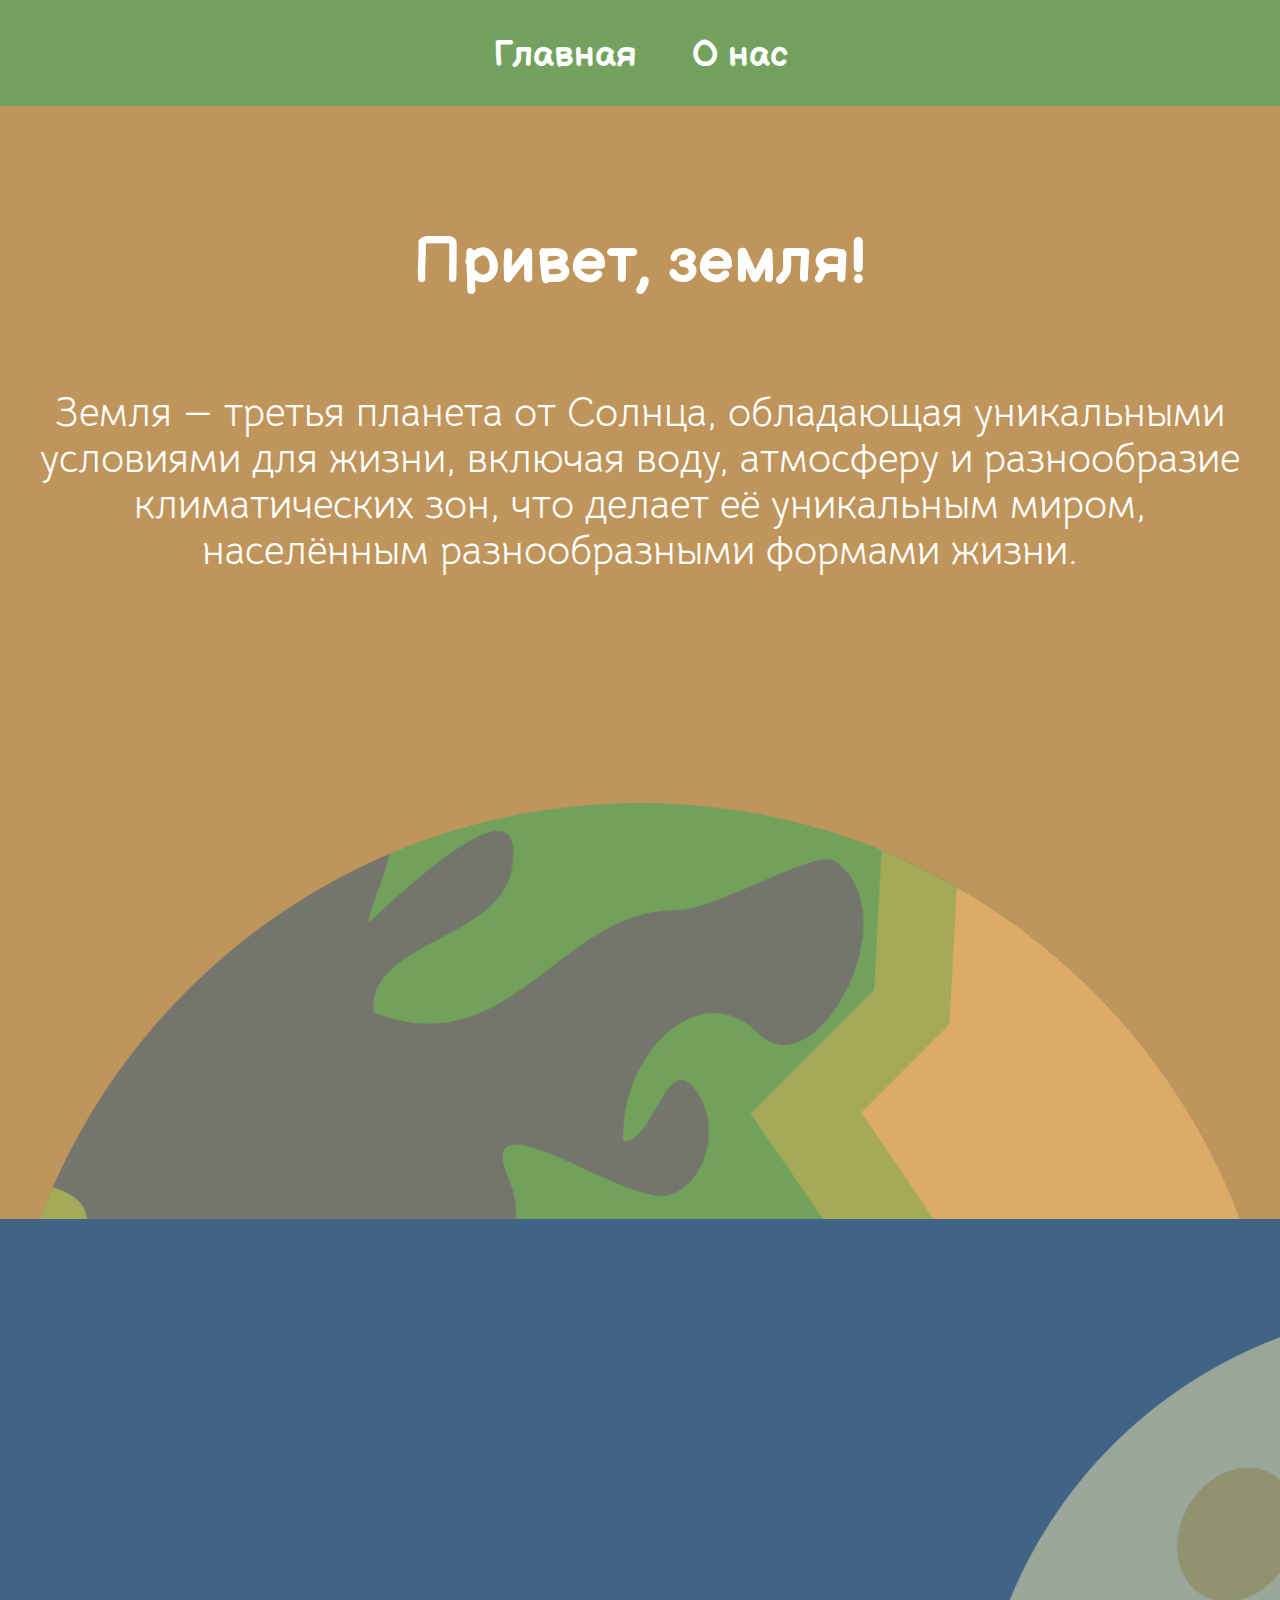
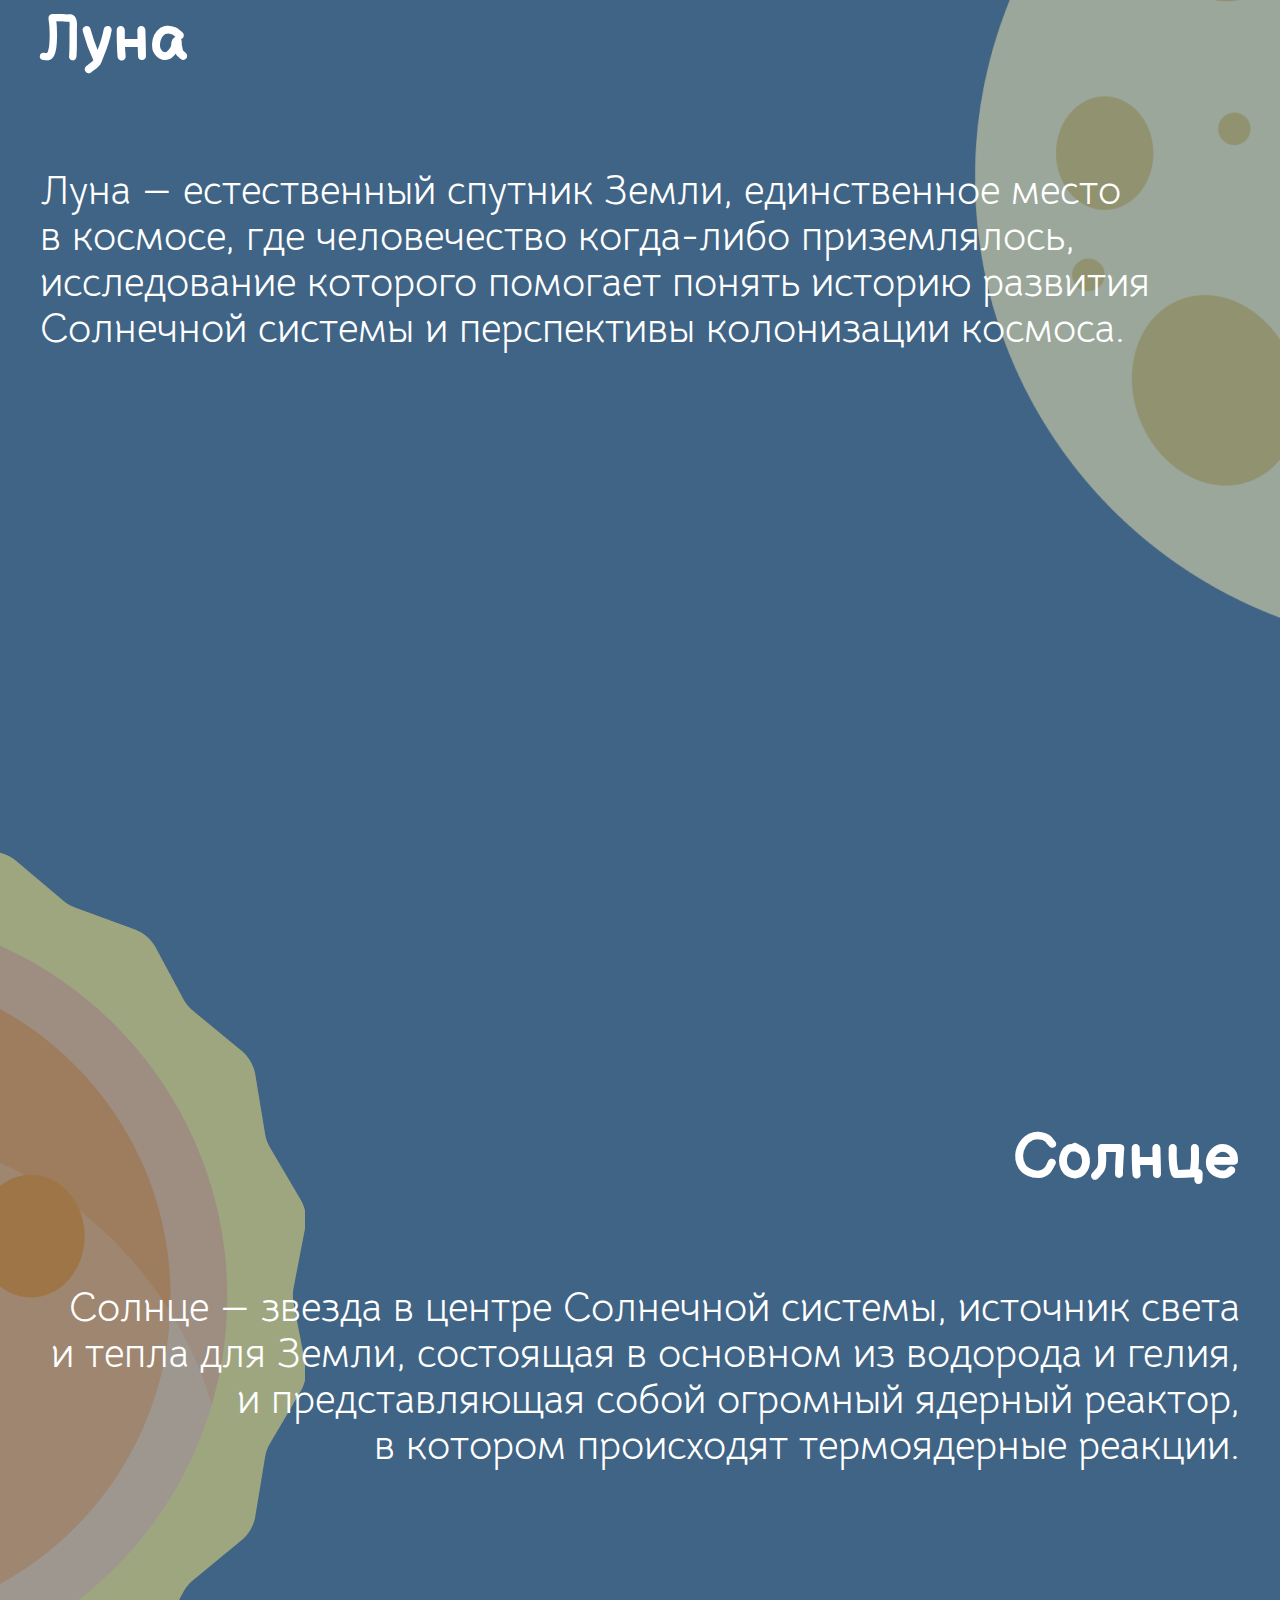
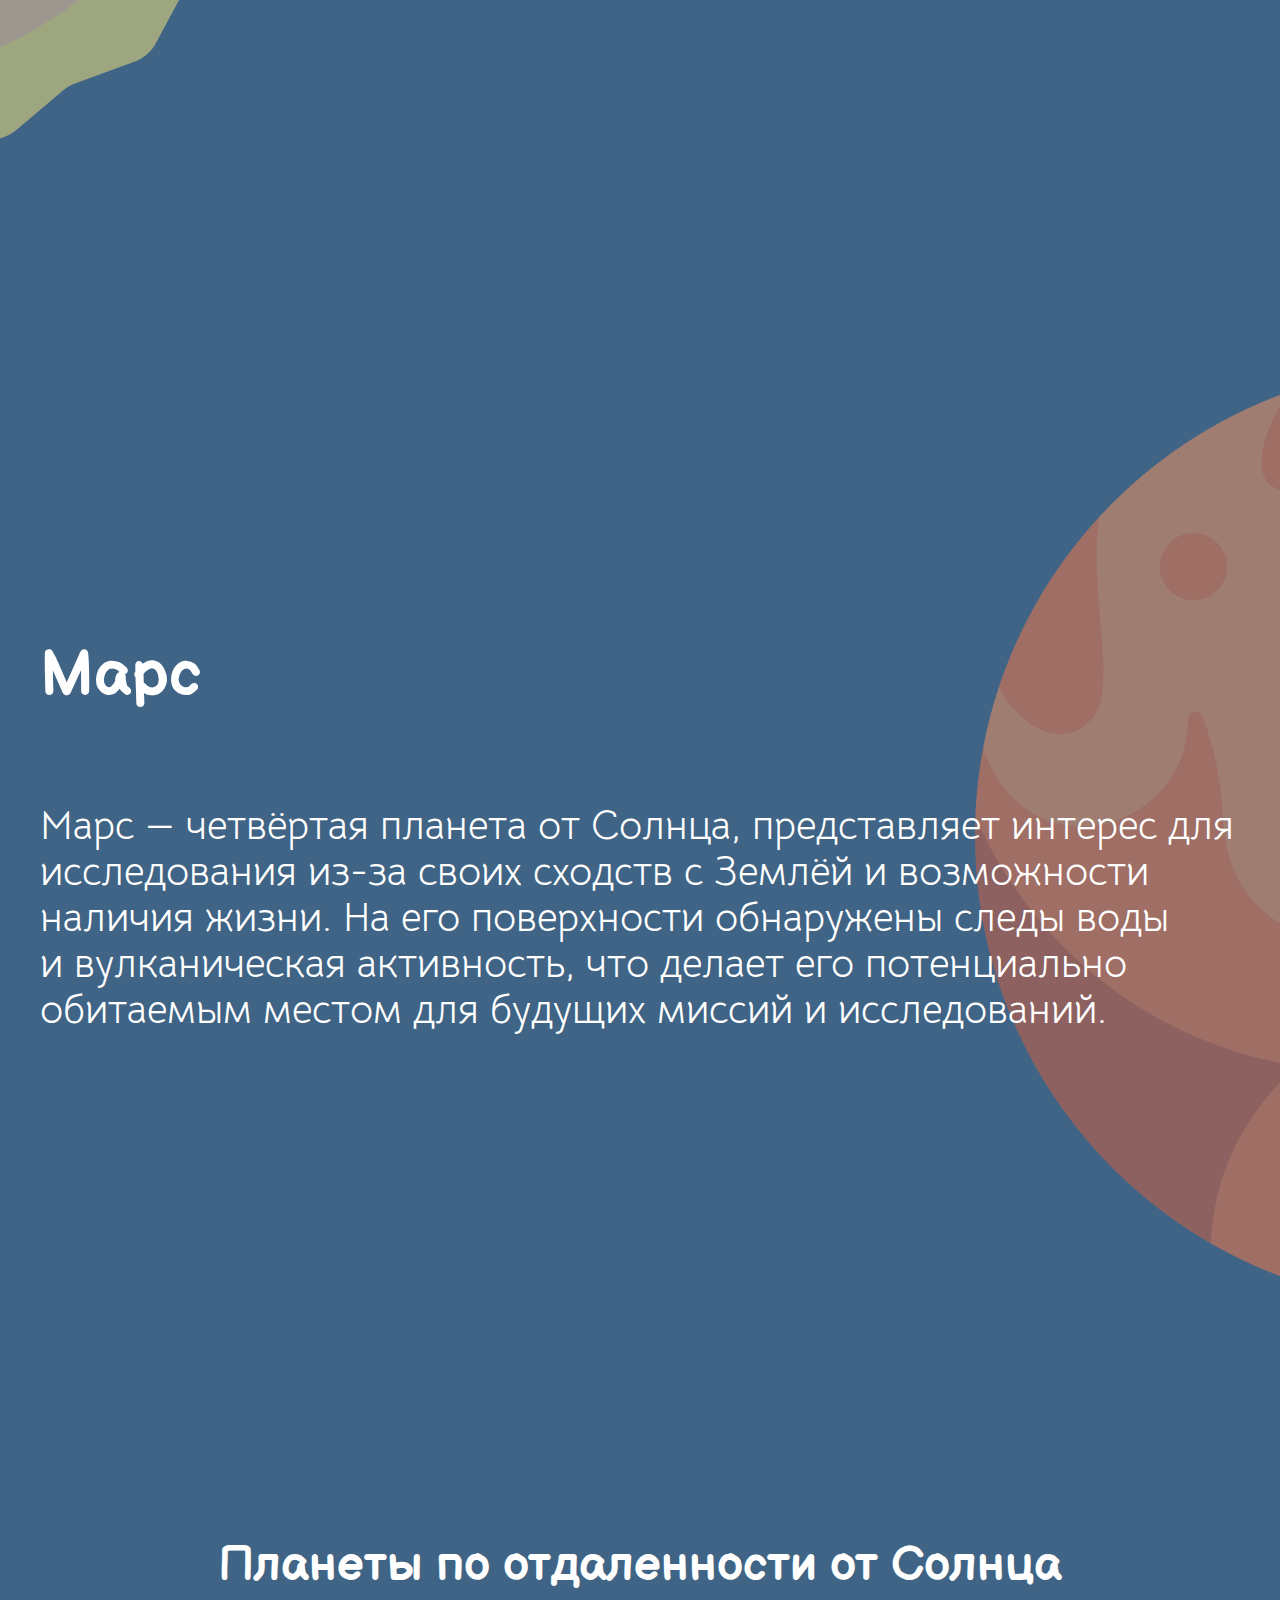
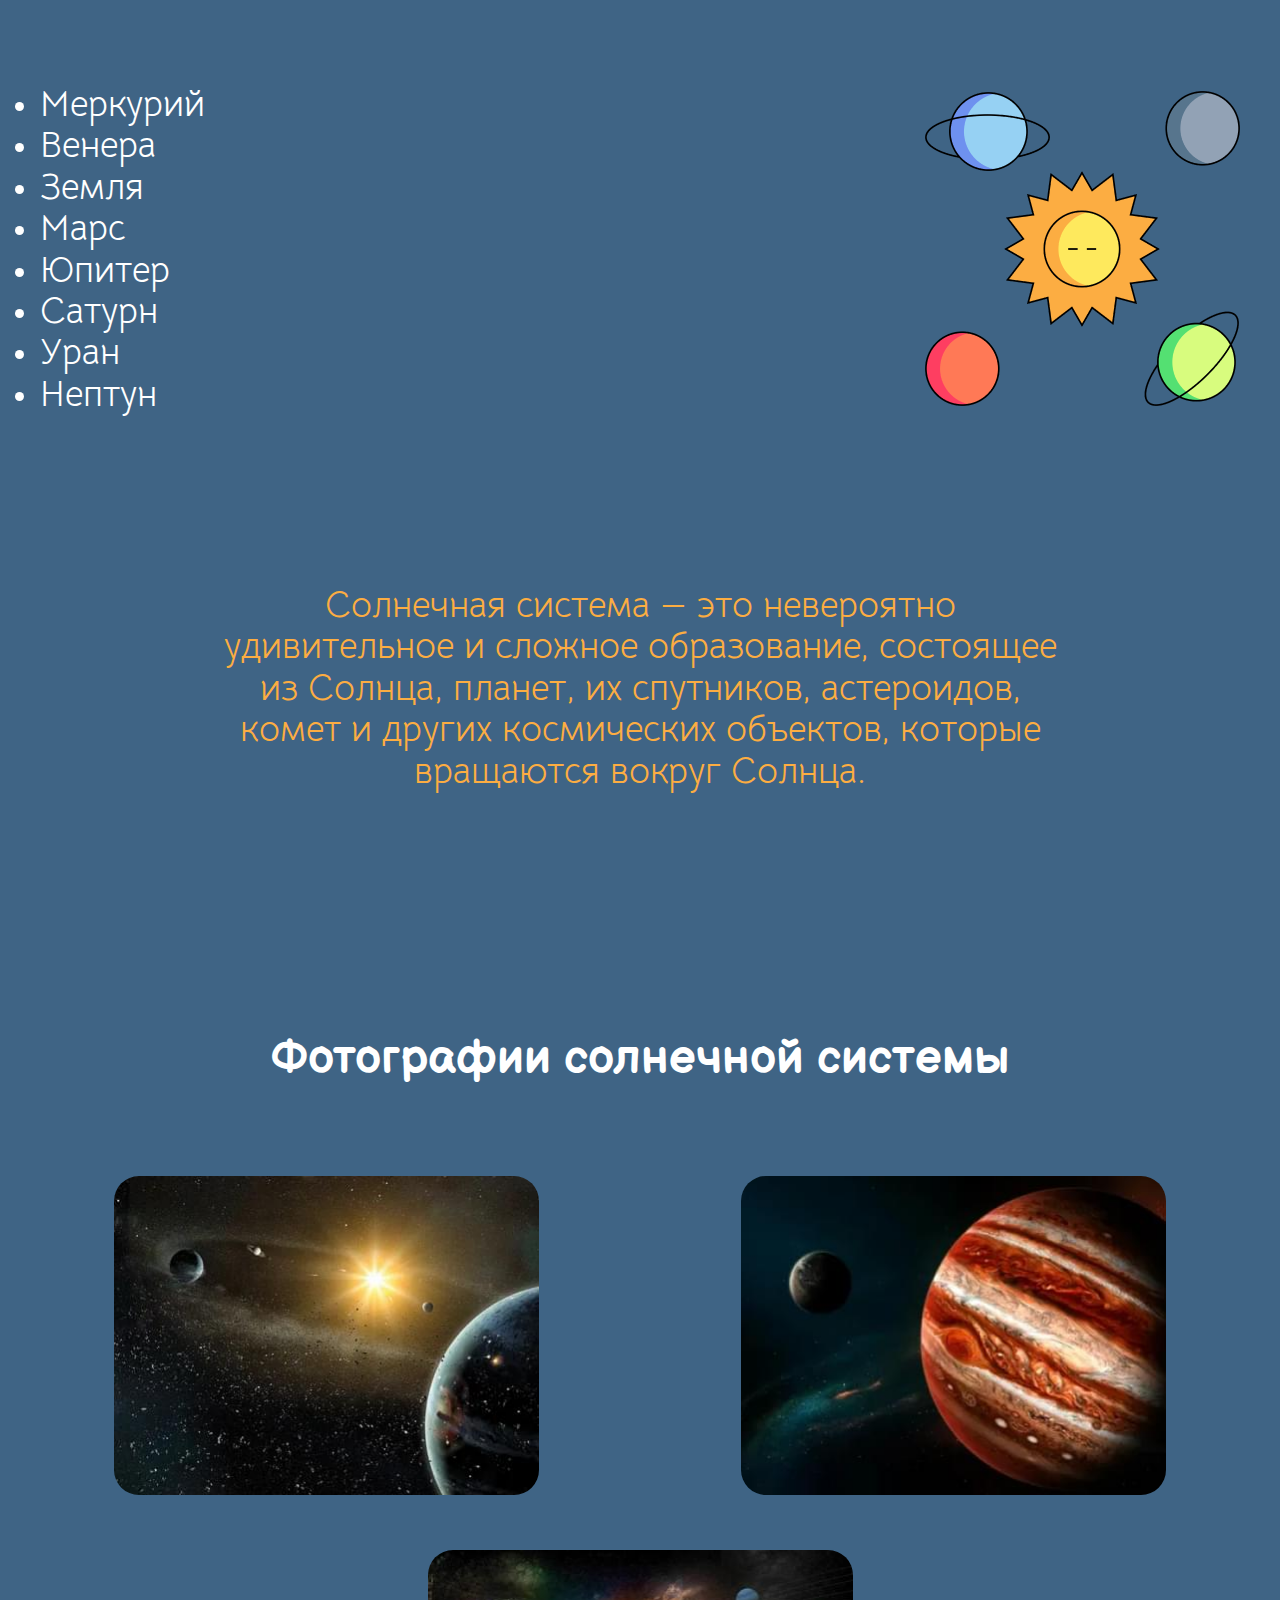
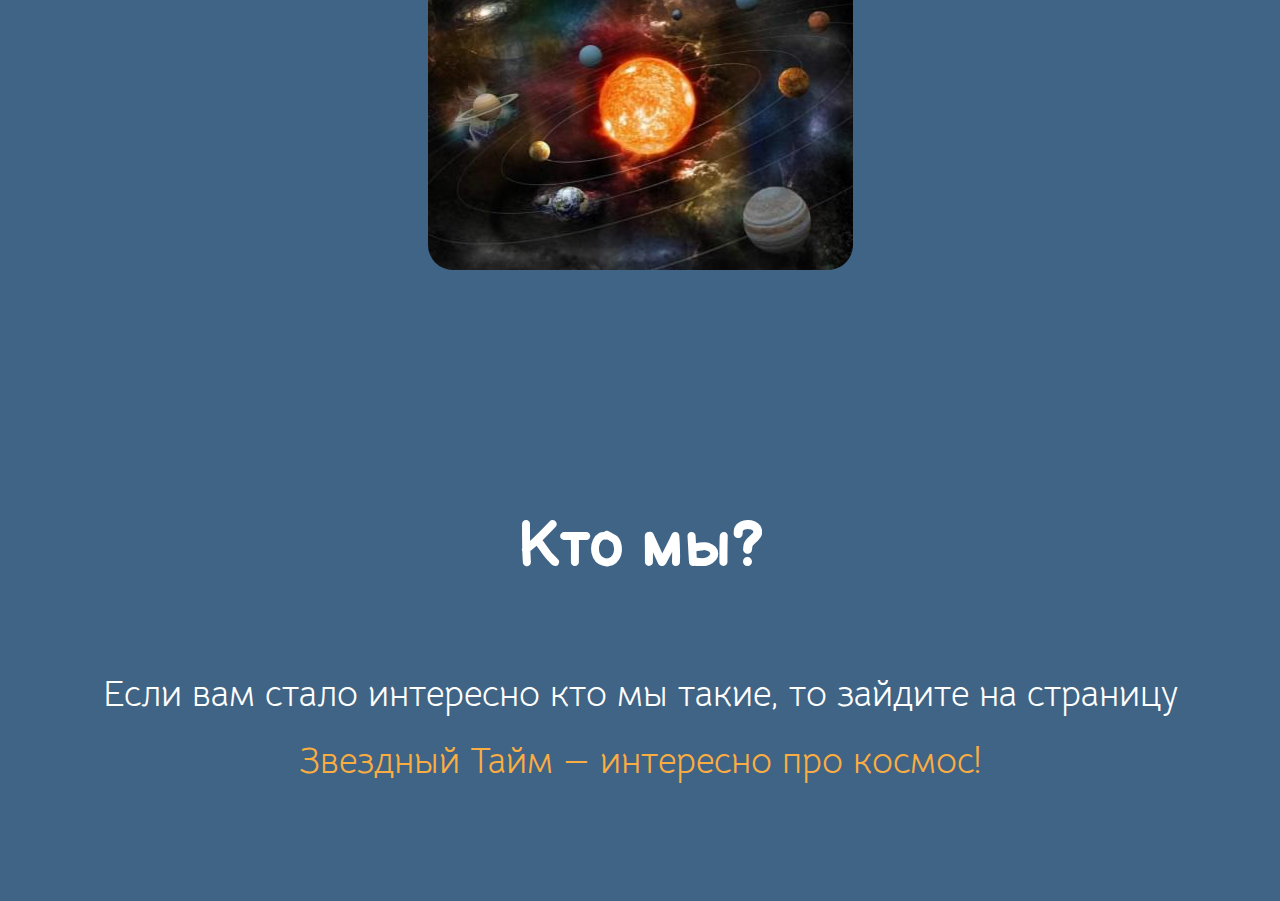
<file: index.html>
<!DOCTYPE html><html lang="ru"><head><meta charset="UTF-8"><meta name="viewport" content="width=device-width,initial-scale=1"><link type="image/png" href="favicon/favicon.svg" rel="shortcut icon"><meta http-equiv="X-UA-Compatible" content="ie=edge"><meta name="theme-color" content="#111111"><title>Звёздный тайм</title><link href="css/styles.min.css" rel="stylesheet"></head><body><div class="site-container"><section class="header"><div class="container"><nav class="header__menu"><ul class="header__menu-list list-reset"><li class="header__menu-item"><a class="header__menu-link link-reset" href="index.html" data-goto=".section-1">Главная</a></li><li class="header__menu-item"><a class="header__menu-link link-reset" href="info.html" data-goto=".section-2">О нас</a></li></ul></nav></div></section><main class="main"><section class="hero"><div class="container"><h1 class="hero__title title">Привет, земля!</h1><p class="hero__text">Земля — третья планета от Солнца, обладающая уникальными условиями для жизни, включая воду, атмосферу и разнообразие климатических зон, что делает её уникальным миром, населённым разнообразными формами жизни.</p></div></section><section class="moon section"><div class="container"><h2 class="moon__title title">Луна</h2><p class="moon__text text">Луна — естественный спутник Земли, единственное место в космосе, где человечество когда-либо приземлялось, исследование которого помогает понять историю развития Солнечной системы и перспективы колонизации космоса.</p></div></section><section class="sun section"><div class="container"><h2 class="sun__title title title--right">Солнце</h2><p class="sun__text text text--right">Солнце — звезда в центре Солнечной системы, источник света и тепла для Земли, состоящая в основном из водорода и гелия, и представляющая собой огромный ядерный реактор, в котором происходят термоядерные реакции.</p></div></section><section class="mars section"><div class="container"><h2 class="mars__title title">Марс</h2><p class="mars__text text">Марс — четвёртая планета от Солнца, представляет интерес для исследования из-за своих сходств с Землёй и возможности наличия жизни. На его поверхности обнаружены следы воды и вулканическая активность, что делает его потенциально обитаемым местом для будущих миссий и исследований.</p></div></section><section class="distance section section--small-padding"><div class="container"><h2 class="distance__title title">Планеты по отдаленности от Солнца</h2><div class="distance__wrap"><ul class="distance__list list-reset"><li class="distance__list-item">Меркурий</li><li class="distance__list-item">Венера</li><li class="distance__list-item">Земля</li><li class="distance__list-item">Марс</li><li class="distance__list-item">Юпитер</li><li class="distance__list-item">Сатурн</li><li class="distance__list-item">Уран</li><li class="distance__list-item">Нептун</li></ul><img class="distance__img" src="img/distance/distance-img.png" alt="Планеты"></div><p class="distance__text text">Солнечная система — это невероятно удивительное и сложное образование, состоящее из Солнца, планет, их спутников, астероидов, комет и других космических объектов, которые вращаются вокруг Солнца.</p></div></section><section class="photos section--small-padding"><div class="container"><h2 class="photos__title title">Фотографии солнечной системы</h2><div class="photos__wrap"><img class="photos__img" src="img/photos/photos-img-1.jpg" alt="Солнечная система"> <img class="photos__img" src="img/photos/photos-img-2.jpg" alt="Солнечная система"> <img class="photos__img" src="img/photos/photos-img-3.jpg" alt="Солнечная система"></div></div></section><section class="info section--small-padding"><div class="container"><h2 class="info__title title">Кто мы?</h2><p class="info__text text">Если вам стало интересно кто мы такие, то зайдите на страницу</p><a class="info__link link link-reset" href="info.html">Звездный Тайм — интересно про космос!</a></div></section></main></div><script src="js/scripts.min.js"></script></body></html>
</file>
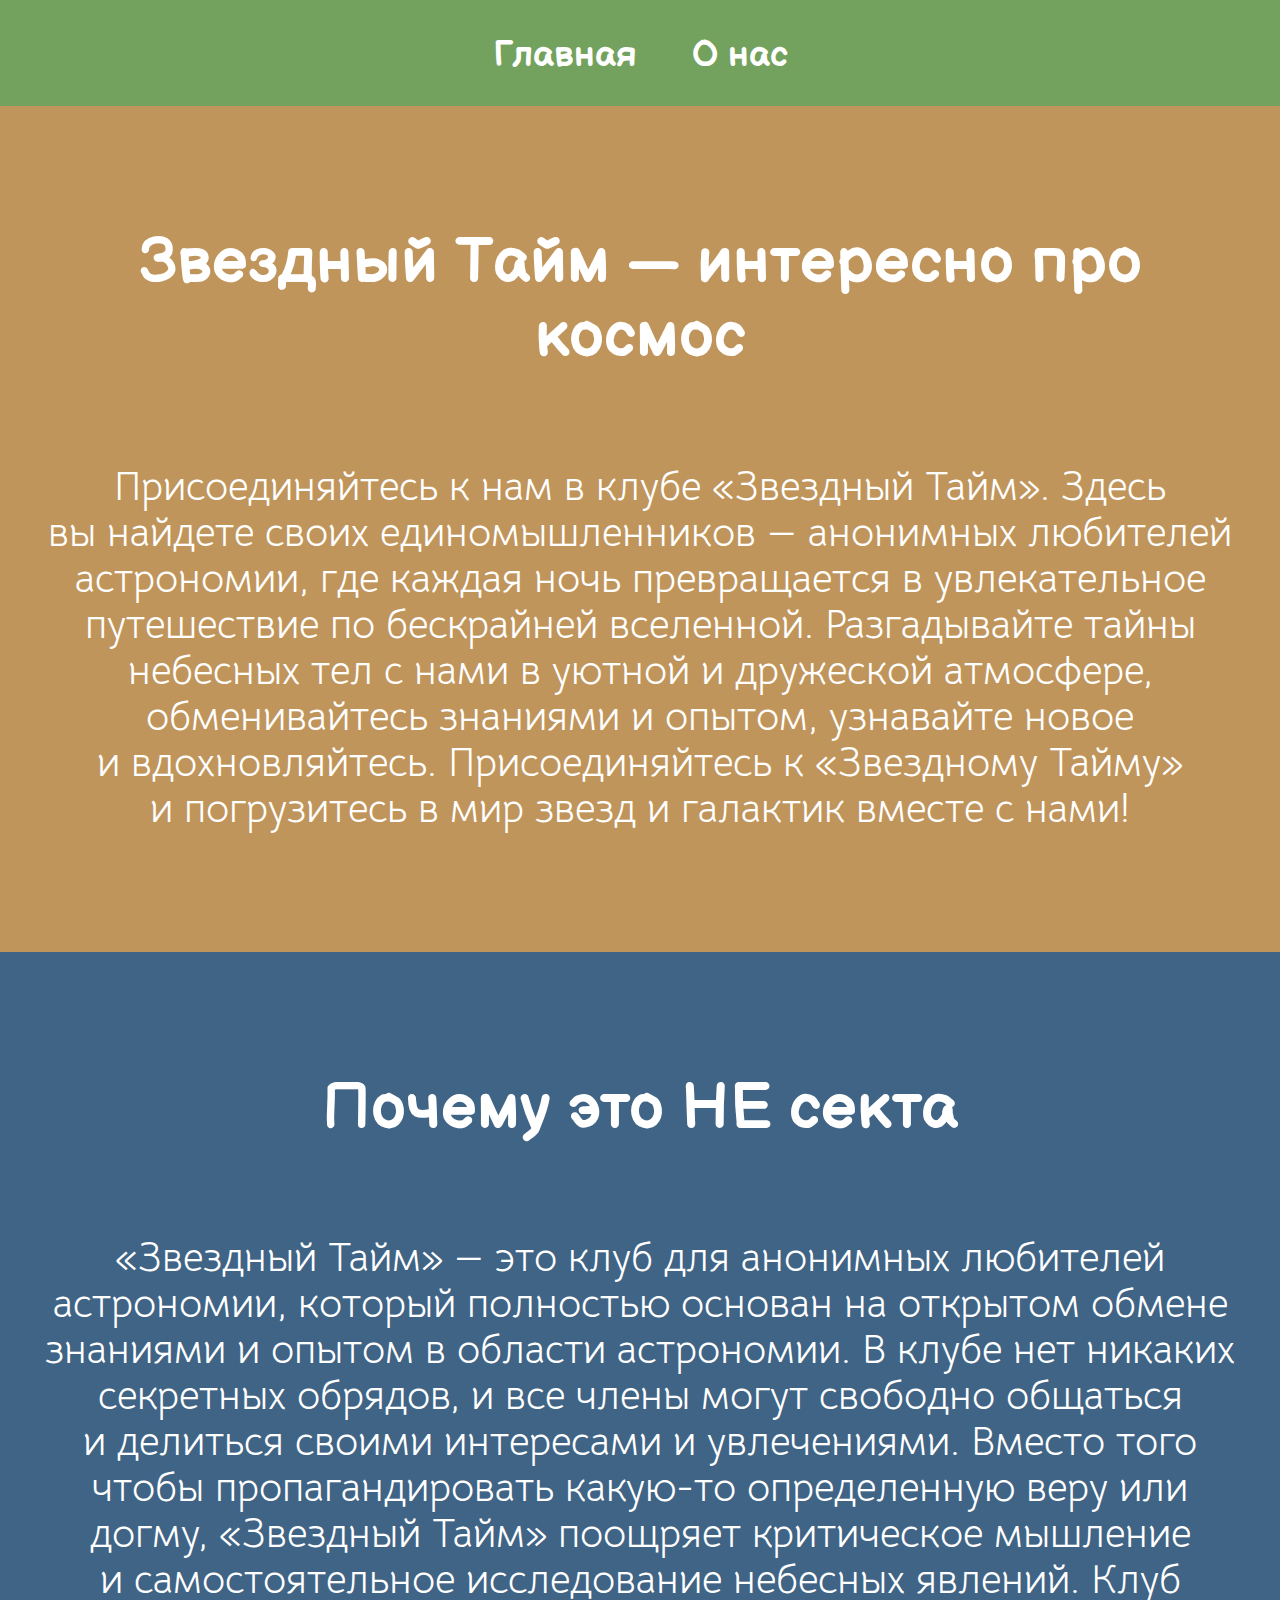
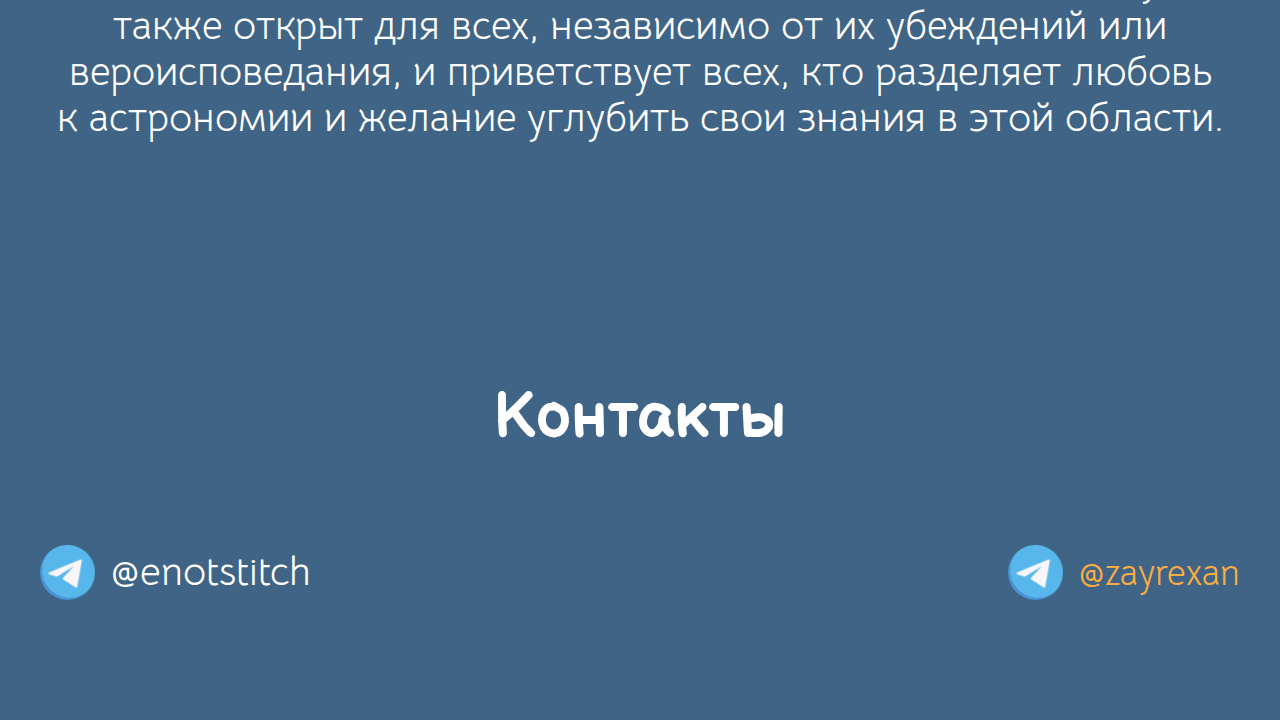
<file: info.html>
<!DOCTYPE html><html lang="ru"><head><meta charset="UTF-8"><meta name="viewport" content="width=device-width,initial-scale=1"><link type="image/png" href="favicon/favicon.svg" rel="shortcut icon"><meta http-equiv="X-UA-Compatible" content="ie=edge"><meta name="theme-color" content="#111111"><title>Звёздный тайм</title><link href="css/styles.min.css" rel="stylesheet"></head><body><div class="site-container"><section class="header"><div class="container"><nav class="header__menu"><ul class="header__menu-list list-reset"><li class="header__menu-item"><a class="header__menu-link link-reset" href="index.html" data-goto=".section-1">Главная</a></li><li class="header__menu-item"><a class="header__menu-link link-reset" href="info.html" data-goto=".section-2">О нас</a></li></ul></nav></div></section><main class="main"><section class="invitation section--small-padding"><div class="container"><h1 class="invitation__title title">Звездный Тайм — интересно про космос</h1><p class="invitation__text text">Присоединяйтесь к нам в клубе «Звездный Тайм». Здесь вы найдете своих единомышленников — анонимных любителей астрономии, где каждая ночь превращается в увлекательное путешествие по бескрайней вселенной. Разгадывайте тайны небесных тел с нами в уютной и дружеской атмосфере, обменивайтесь знаниями и опытом, узнавайте новое и вдохновляйтесь. Присоединяйтесь к «Звездному Тайму» и погрузитесь в мир звезд и галактик вместе с нами!</p></div></section><section class="description section--small-padding"><div class="container"><h2 class="description__title title">Почему это НЕ секта</h2><p class="description__text text">«Звездный Тайм» — это клуб для анонимных любителей астрономии, который полностью основан на открытом обмене знаниями и опытом в области астрономии. В клубе нет никаких секретных обрядов, и все члены могут свободно общаться и делиться своими интересами и увлечениями. Вместо того чтобы пропагандировать какую-то определенную веру или догму, «Звездный Тайм» поощряет критическое мышление и самостоятельное исследование небесных явлений. Клуб также открыт для всех, независимо от их убеждений или вероисповедания, и приветствует всех, кто разделяет любовь к астрономии и желание углубить свои знания в этой области.</p></div></section><section class="contacts section--small-padding"><div class="container"><h2 class="contacts__title title">Контакты</h2><div class="contacts__wrap"><div class="contacts__inner"><img class="contacts__img" src="img/contacts/contacts-img.png" alt="Телеграм"> <a class="contacts__link link-reset" href="https://t.me/enotstitch" target="_blan	k">@enotstitch</a></div><div class="contacts__inner"><img class="contacts__img" src="img/contacts/contacts-img.png" alt="Телеграм"> <a class="contacts__link link link-reset" href="https://t.me/ZayRexan" target="_blank">@zayrexan</a></div></div></div></section></main></div><script src="js/scripts.min.js"></script></body></html>
</file>
<file: css/styles.min.css>
/*! normalize.css v8.0.1 | MIT License | github.com/necolas/normalize.css */html{line-height:1.15;-webkit-text-size-adjust:100%}details,main{display:block}h1{font-size:2em;margin:.67em 0}hr{-webkit-box-sizing:content-box;box-sizing:content-box;height:0;overflow:visible}code,kbd,pre,samp{font-family:monospace,monospace;font-size:1em}a{background-color:transparent}abbr[title]{border-bottom:none;text-decoration:underline;-webkit-text-decoration:underline dotted;text-decoration:underline dotted}b,strong{font-weight:bolder}small{font-size:80%}sub,sup{font-size:75%;line-height:0;position:relative;vertical-align:baseline}sub{bottom:-.25em}sup{top:-.5em}img{border-style:none;max-width:100%;-o-object-fit:cover;object-fit:cover}button,input,optgroup,select,textarea{font-family:inherit;font-size:100%;line-height:1.15;margin:0}button,input{overflow:visible}button,select{text-transform:none}[type=button],[type=reset],[type=submit],button{-webkit-appearance:button}[type=button]::-moz-focus-inner,[type=reset]::-moz-focus-inner,[type=submit]::-moz-focus-inner,button::-moz-focus-inner{border-style:none;padding:0}[type=button]:-moz-focusring,[type=reset]:-moz-focusring,[type=submit]:-moz-focusring,button:-moz-focusring{outline:ButtonText dotted 1px}fieldset{padding:.35em .75em .625em}legend{-webkit-box-sizing:border-box;box-sizing:border-box;color:inherit;display:table;max-width:100%;padding:0;white-space:normal}progress{vertical-align:baseline}textarea{overflow:auto}[type=checkbox],[type=radio]{-webkit-box-sizing:border-box;box-sizing:border-box;padding:0}[type=number]::-webkit-inner-spin-button,[type=number]::-webkit-outer-spin-button{height:auto}[type=search]{-webkit-appearance:textfield;outline-offset:-2px}[type=search]::-webkit-search-decoration{-webkit-appearance:none}::-webkit-file-upload-button{-webkit-appearance:button;font:inherit}summary{display:list-item}[hidden],template{display:none}:root{--dark-color:#000;--light-color:#fff;--bg-color:#3f6485;--accent-color:#9fd4ff;--asparagus-color:#72a25d;--twine-color:#c0955b;--yellow-orange:#fcad42}@font-face{src:url(../fonts/bellota-text-regular.woff2) format("woff2");font-family:bellota;font-weight:400;font-style:normal;font-display:swap}@font-face{src:url(../fonts/balsamiq-sans-bold.woff2) format("woff2");font-family:balsamiq;font-weight:700;font-style:normal;font-display:swap}html{height:100%;-webkit-box-sizing:border-box;box-sizing:border-box;scroll-behavior:smooth}*,::after,::before{-webkit-box-sizing:inherit;box-sizing:inherit}body{font-size:calc(20px + 20 * (100vw - 320px)/ 910);margin:0;height:100%;font-family:bellota,sans-serif;font-weight:400;color:var(--light-color);background-color:var(--bg-color)}body.lock{overflow:hidden}.site-container{display:-webkit-box;display:-ms-flexbox;display:flex;-webkit-box-orient:vertical;-webkit-box-direction:normal;-ms-flex-direction:column;flex-direction:column;overflow:hidden;min-height:100%}.main{-webkit-box-flex:1;-ms-flex:1 1 auto;flex:1 1 auto}.container{margin:0 auto;padding:0 15px;max-width:1230px}.link-reset{text-decoration:none;color:inherit}.list-reset{list-style:none;margin:0;padding:0}.btn-reset{border:none;padding:0;color:inherit;background-color:transparent;cursor:pointer}.is-hidden{display:none}.error{border:2px solid #f06464}.js-focus-visible :focus:not(.focus-visible){outline:0}.section{padding:385px 0}.section--small-padding{padding:120px 0}.link{font-size:calc(14px + 22 * (100vw - 320px)/ 910);position:relative;color:var(--yellow-orange)}.link::after{content:"";position:absolute;left:0;bottom:-7px;display:block;border-radius:10px;width:0;height:4px;background:var(--yellow-orange);-webkit-transition:.6s;transition:.6s}.link:hover::after{width:100%}.title{font-size:calc(32px + 32 * (100vw - 320px)/ 910);margin:0 0 90px;font-family:balsamiq,sans-serif;font-weight:700}.title--right{text-align:end}.text{margin:0}.text--right{margin-left:auto;text-align:end}.header{padding:30px 0;background-color:var(--asparagus-color)}.header__menu{display:-webkit-box;display:-ms-flexbox;display:flex;-webkit-box-align:center;-ms-flex-align:center;align-items:center;-webkit-box-pack:center;-ms-flex-pack:center;justify-content:center}.header__menu-list{display:-webkit-box;display:-ms-flexbox;display:flex;-webkit-box-align:center;-ms-flex-align:center;align-items:center;gap:55px}.header__menu-link{font-size:calc(18px + 18 * (100vw - 320px)/ 910);position:relative;font-family:balsamiq,sans-serif;font-weight:700}.header__menu-link::after{content:"";position:absolute;left:0;bottom:0;display:block;border-radius:10px;width:0;height:4px;background:var(--light-color);-webkit-transition:.4s;transition:.4s}.header__menu-link:hover::after{width:100%}.hero{padding:120px 0 645px;background-image:url(../img/hero/hero-bg.png);background-position:bottom;background-size:100% auto;background-repeat:no-repeat;background-color:var(--twine-color)}.hero__title{text-align:center}.hero__text{margin:0;text-align:center}.moon{background-image:url(../img/moon/moon-bg.png);background-position:right;background-size:auto 100%;background-repeat:no-repeat}.sun{background-image:url(../img/sun/sun-bg.png);background-position:left;background-size:auto 100%;background-repeat:no-repeat}.mars{background-image:url(../img/mars/mars-bg.png);background-position:right;background-size:auto 100%;background-repeat:no-repeat}.distance__title{font-size:calc(24px + 24 * (100vw - 320px)/ 910);text-align:center}.distance__wrap{display:-webkit-box;display:-ms-flexbox;display:flex;-webkit-box-align:center;-ms-flex-align:center;align-items:center;-webkit-box-pack:justify;-ms-flex-pack:justify;justify-content:space-between;margin-bottom:170px}.distance__list{list-style-type:disc}.distance__list-item{font-size:calc(18px + 18 * (100vw - 320px)/ 910)}.distance__list-item::marker{font-size:28px}.distance__img{width:315px;height:auto}.distance__text{font-size:calc(18px + 18 * (100vw - 320px)/ 910);margin:0 auto;max-width:860px;text-align:center;color:var(--yellow-orange)}.photos__title{font-size:calc(24px + 24 * (100vw - 320px)/ 910);text-align:center}.photos__wrap{display:-webkit-box;display:-ms-flexbox;display:flex;-webkit-column-gap:55px;-moz-column-gap:55px;column-gap:55px;-ms-flex-wrap:wrap;flex-wrap:wrap;-webkit-box-align:center;-ms-flex-align:center;align-items:center;-ms-flex-pack:distribute;justify-content:space-around;row-gap:55px}.photos__img{border-radius:25px;width:425px;height:auto}.info__title{text-align:center}.info__text{font-size:calc(18px + 18 * (100vw - 320px)/ 910);margin-bottom:25px;text-align:center}.info__link{display:block;margin:auto;width:-webkit-fit-content;width:-moz-fit-content;width:fit-content}.invitation{background-color:var(--twine-color)}.contacts__title,.description__text,.description__title,.invitation__text,.invitation__title{text-align:center}.contacts__wrap{display:-webkit-box;display:-ms-flexbox;display:flex;-webkit-box-align:center;-ms-flex-align:center;align-items:center;-webkit-box-pack:justify;-ms-flex-pack:justify;justify-content:space-between;gap:10px}.contacts__inner{display:-webkit-box;display:-ms-flexbox;display:flex;-webkit-box-align:center;-ms-flex-align:center;align-items:center;gap:15px}.contacts__img{width:55px;height:auto}@media (min-width:1200px){body{font-size:40px}.link{font-size:36px}.title{font-size:64px}.header__menu-link{font-size:36px}.hero{background-size:1200px}.mars,.moon,.sun{background-size:305px auto}.distance__title{font-size:48px}.distance__list-item,.distance__text{font-size:36px}.photos__title{font-size:48px}.info__text{font-size:36px}}@media (max-width:1200px){.mars,.moon,.sun{background-size:305px auto}}@media (max-width:1100px){.hero{padding:120px 0 500px}}@media (max-width:992px){.title{margin-bottom:60px}.hero{padding:120px 0 450px}.mars,.moon,.sun{background-size:250px auto}.distance__wrap{margin-bottom:85px}.distance__img{width:280px}.photos__wrap{row-gap:50px;-webkit-column-gap:50px;-moz-column-gap:50px;column-gap:50px}.photos__img{border-radius:20px;width:375px}}@media (max-width:850px){.section{padding:300px 0}.section--small-padding{padding:100px 0}.hero{padding:60px 0 400px}}@media (max-width:835px){.photos__wrap{row-gap:45px;-webkit-column-gap:45px;-moz-column-gap:45px;column-gap:45px}.photos__img{border-radius:20px;width:325px}}@media (max-width:768px){.section{padding:200px 0}.section--small-padding{padding:75px 0}.title{margin-bottom:45px}.header{padding:20px 0}.hero{padding:60px 0 350px}.mars,.moon,.sun{background-size:200px auto}.distance__wrap{margin-bottom:40px}.distance__img{width:245px}.photos__wrap{row-gap:40px;-webkit-column-gap:40px;-moz-column-gap:40px;column-gap:40px}.photos__img{border-radius:15px;width:275px}}@media (max-width:650px){.title{margin-bottom:30px}.hero{padding:60px 0 300px}}@media (max-width:635px){.photos__wrap{row-gap:35px;-webkit-column-gap:35px;-moz-column-gap:35px;column-gap:35px}.photos__img{border-radius:15px;width:225px}}@media (max-width:576px){.section{padding:150px 0}.section--small-padding{padding:50px 0}.title{margin-bottom:15px}.header{padding:15px 0}.hero{padding:30px 0 250px}.mars,.moon,.sun{background-size:170px auto}.distance__wrap{margin-bottom:20px}.distance__img{width:210px}.info__text{margin-bottom:10px}.description__text,.invitation__text{text-align:left}.contacts__inner{gap:10px}.contacts__img{width:40px}}@media (max-width:535px){.photos__wrap{row-gap:30px;-webkit-column-gap:30px;-moz-column-gap:30px;column-gap:30px}.photos__img{border-radius:10px;width:175px}}@media (max-width:450px){.section{padding:120px 0}.section--small-padding{padding:30px 0}.hero{padding:30px 0 200px}.mars,.moon,.sun{background-size:150px auto}}@media (max-width:435px){.photos__wrap{row-gap:25px;-webkit-column-gap:25px;-moz-column-gap:25px;column-gap:25px}.photos__img{border-radius:10px;width:125px}}@media (max-width:370px){.hero{padding:30px 0 150px}}@media (max-width:350px){.contacts__wrap{-webkit-box-orient:vertical;-webkit-box-direction:normal;-ms-flex-direction:column;flex-direction:column}}
</file>
